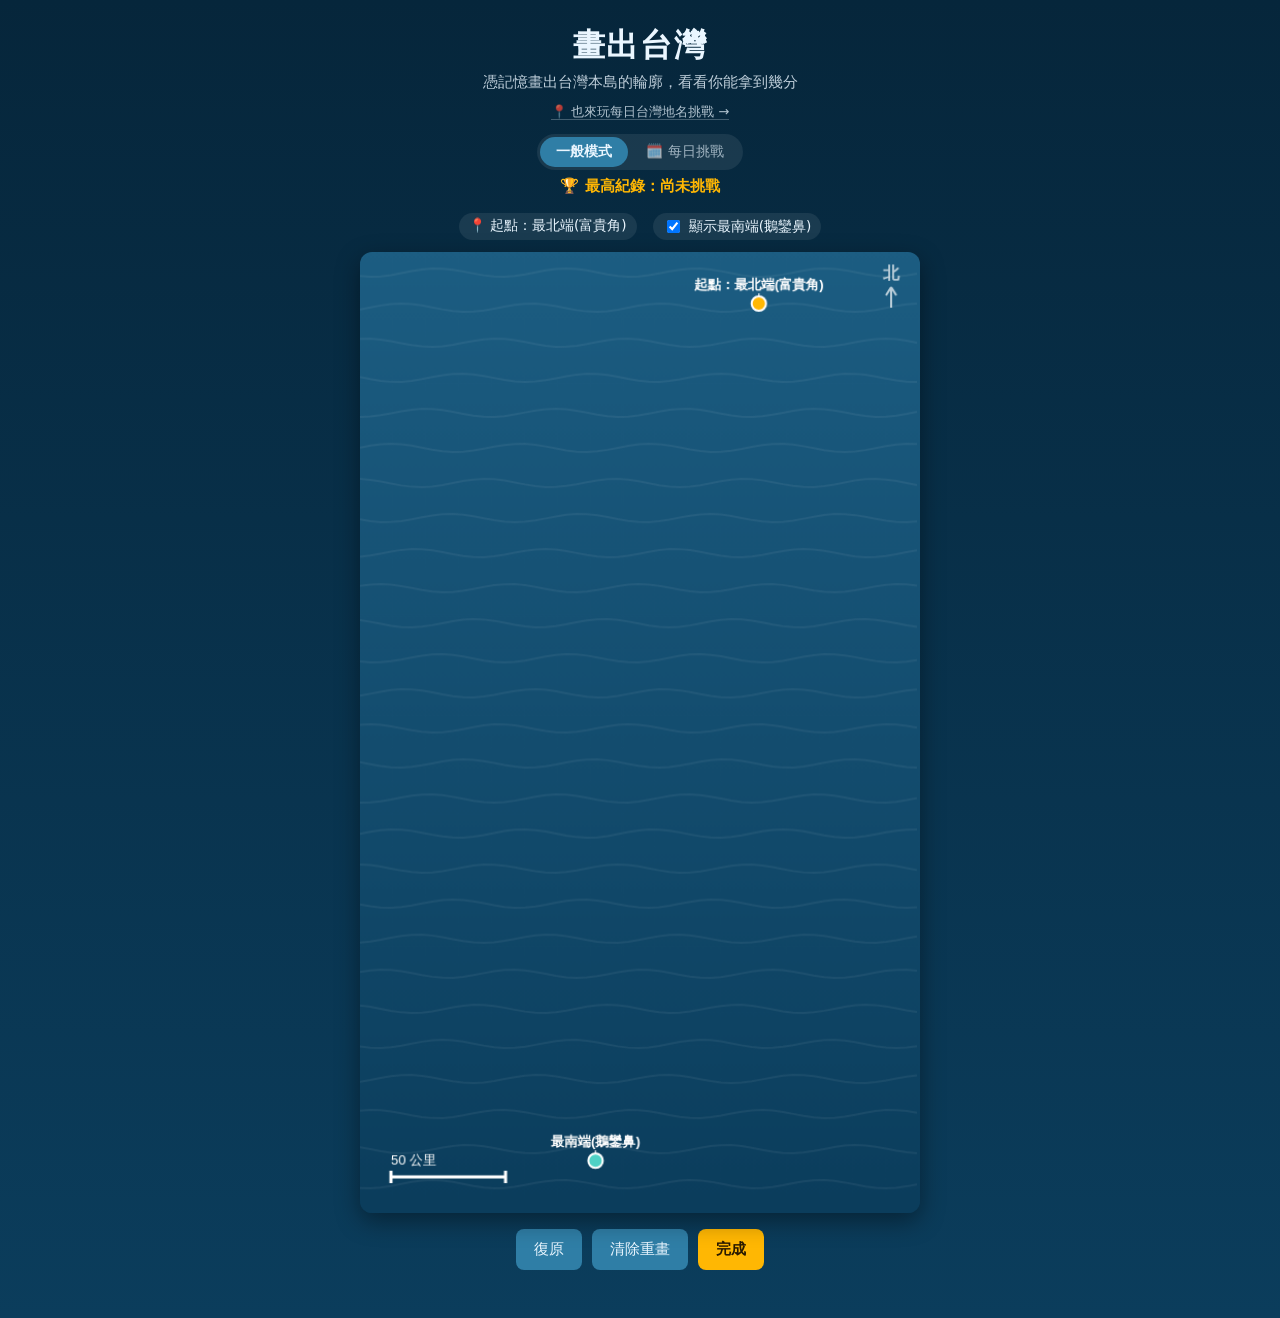
<file: index.html>
<!DOCTYPE html>
<html lang="zh-Hant">
<head>
<meta charset="UTF-8">
<meta name="viewport" content="width=device-width, initial-scale=1.0, maximum-scale=1.0, user-scalable=no, viewport-fit=cover">
<title>畫出台灣</title>
<link rel="icon" type="image/svg+xml" href="favicon.svg?v=1">
<!-- Bump ?v=N on style.css/shared.js/shared-outline.js/draw-data.js/
     records.js/game.js/favicon.svg whenever any of them change -- GitHub
     Pages' CDN + browsers cache these aggressively enough that without a
     cache-busting query string, a deploy can take a long time (or a manual
     hard-refresh) to actually reach a returning visitor, even though the
     new file is live on the server. -->
<link rel="stylesheet" href="style.css?v=22">
</head>
<body>
  <header>
    <h1>畫出台灣</h1>
    <p class="subtitle tagline">憑記憶畫出台灣本島的輪廓，看看你能拿到幾分</p>
    <p class="cross-link"><a href="placename/">📍 也來玩每日台灣地名挑戰 →</a></p>
    <div id="mode-toggle">
      <button id="mode-normal-btn" class="mode-btn" type="button">一般模式</button>
      <button id="mode-challenge-btn" class="mode-btn" type="button">🗓️ 每日挑戰</button>
    </div>
    <p id="best-score-line" class="subtitle">🏆 最高紀錄：尚未挑戰</p>
    <div id="challenge-tools" hidden>
      <button id="catchup-btn" type="button">📅 補玩錯過的挑戰</button>
      <button id="back-to-today-btn" type="button" hidden>↩️ 返回今天</button>
    </div>
    <div id="catchup-panel" hidden>
      <p class="catchup-panel-title">選擇想補玩的日期：</p>
      <div id="catchup-list"></div>
      <button id="catchup-close-btn" type="button">關閉</button>
    </div>
    <p id="challenge-desc" class="subtitle" hidden></p>
  </header>

  <main>
    <div id="hint-bar">
      <span id="start-hint" class="hint">📍 起點：最北端(富貴角)</span>
      <label id="south-toggle-label" class="hint toggle-hint">
        <input type="checkbox" id="south-marker-toggle" checked>
        顯示最南端(鵝鑾鼻)
      </label>
    </div>

    <div id="canvas-wrap">
      <canvas id="bg-canvas"></canvas>
      <canvas id="draw-canvas"></canvas>
      <canvas id="result-canvas"></canvas>
      <div id="rotate-hint" hidden>📱 今天的地圖偏橫向，建議把手機轉成橫向遊玩，畫布會大很多！</div>
    </div>

    <div id="controls">
      <button id="undo-btn" type="button">復原</button>
      <button id="clear-btn" type="button">清除重畫</button>
      <button id="finish-btn" type="button">完成</button>
      <button id="download-card-btn" type="button" hidden>下載成績卡片</button>
      <button id="retry-btn" type="button" hidden>再玩一次</button>
    </div>

    <div id="result-panel" hidden>
      <p class="scroll-hint">👆 上滑看地圖比對・👇 這裡是完整成績，可以上下滑動查看</p>
      <div id="new-record-badge" hidden>🎉 新紀錄！</div>
      <div id="score-grade"></div>
      <div id="score-number"></div>
      <p id="score-message"></p>

      <div id="score-breakdown">
        <div class="score-item">
          <span class="score-item-label">形狀相似度</span>
          <div class="score-bar"><div class="score-bar-fill" id="shape-bar"></div></div>
          <span class="score-item-value" id="shape-score-value">0%</span>
        </div>
        <div class="score-item">
          <span class="score-item-label">比例大小</span>
          <div class="score-bar"><div class="score-bar-fill" id="size-bar"></div></div>
          <span class="score-item-value" id="size-score-value">0%</span>
        </div>
        <div class="score-item">
          <span class="score-item-label">位置偏移</span>
          <div class="score-bar"><div class="score-bar-fill" id="position-bar"></div></div>
          <span class="score-item-value" id="position-score-value">0%</span>
        </div>
      </div>

      <div class="legend">
        <span><i class="swatch swatch-correct"></i>畫對的地方</span>
        <span><i class="swatch swatch-over"></i>你多畫的地方</span>
        <span><i class="swatch swatch-under"></i>你少畫的地方</span>
      </div>

      <div id="score-analysis"></div>
    </div>
  </main>

  <script src="shared-outline.js?v=22"></script>
  <script src="shared.js?v=23"></script>
  <script src="draw-data.js?v=22"></script>
  <script src="records.js?v=26"></script>
  <script src="game.js?v=26"></script>
</body>
</html>
</file>
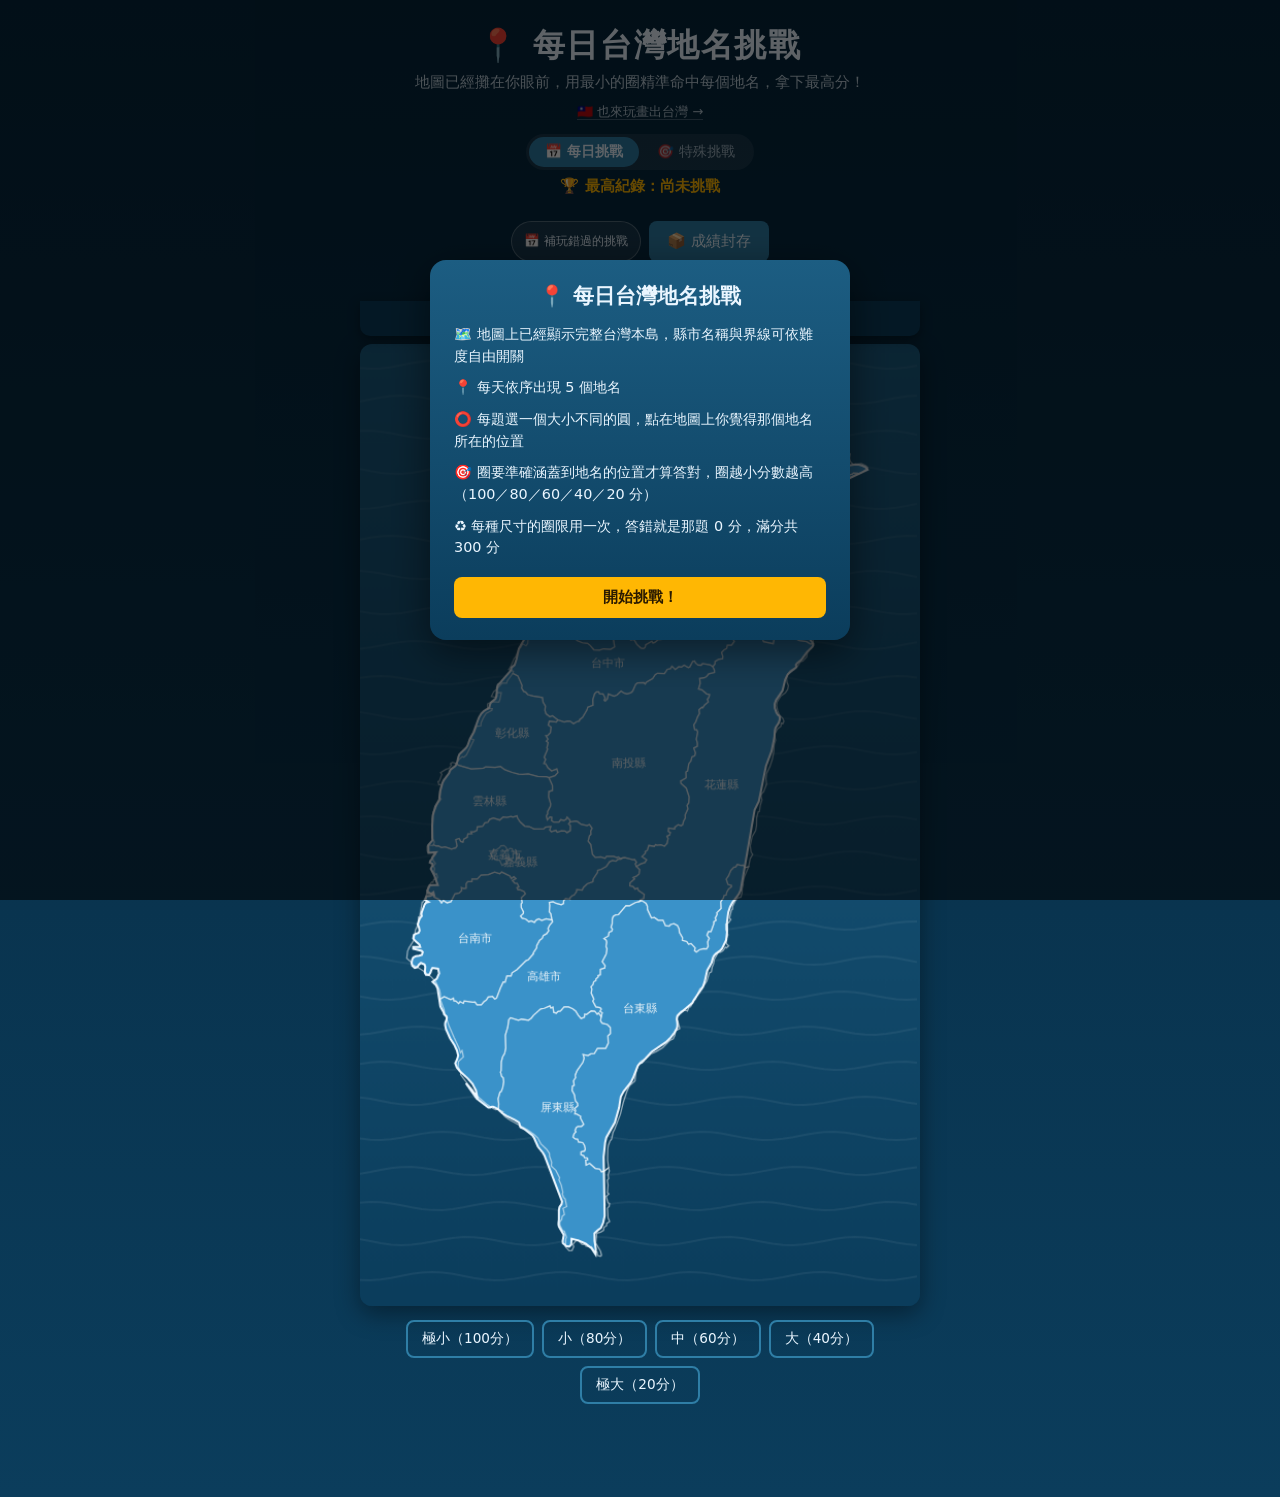
<file: placename/index.html>
<!DOCTYPE html>
<html lang="zh-Hant">
<head>
<meta charset="UTF-8">
<meta name="viewport" content="width=device-width, initial-scale=1.0, maximum-scale=1.0, user-scalable=no, viewport-fit=cover">
<title>每日台灣地名挑戰</title>
<link rel="icon" type="image/svg+xml" href="../favicon.svg?v=1">
<!-- Bump ?v=N on every asset reference below whenever any of them change --
     GitHub Pages' CDN + browsers cache these aggressively enough that
     without a cache-busting query string, a deploy can take a long time
     (or a manual hard-refresh) to actually reach a returning visitor, even
     though the new file is live on the server. Shares one version counter
     with the root page's own assets isn't necessary -- this page's files
     are independent, just bump whichever ones actually changed. -->
<link rel="stylesheet" href="../style.css?v=1">
<link rel="stylesheet" href="style.css?v=16">
</head>
<body>
  <header>
    <h1>📍 每日台灣地名挑戰</h1>
    <p class="subtitle tagline">地圖已經攤在你眼前，用最小的圈精準命中每個地名，拿下最高分！</p>
    <p class="cross-link"><a href="../">🇹🇼 也來玩畫出台灣 →</a></p>
    <div id="mode-toggle">
      <button id="mode-daily-btn" class="mode-btn active" type="button">📅 每日挑戰</button>
      <button id="mode-special-btn" class="mode-btn" type="button">🎯 特殊挑戰</button>
    </div>
    <p id="best-score-line" class="subtitle">🏆 最高紀錄：尚未挑戰</p>
  </header>

  <main>
    <div id="tools">
      <button id="catchup-btn" type="button">📅 補玩錯過的挑戰</button>
      <button id="archive-btn" type="button">📦 成績封存</button>
      <button id="back-to-today-btn" type="button" hidden>↩️ 返回今天</button>
      <button id="back-to-pool-list-btn" type="button" hidden>⬅️ 選擇題庫</button>
    </div>

    <div id="hint-bar">
      <label id="county-toggle-label" class="hint toggle-hint">
        <input type="checkbox" id="county-overlay-toggle" checked>
        顯示縣市名稱與界線
      </label>
      <button id="help-btn" class="hint" type="button" aria-label="怎麼玩？" title="怎麼玩？">❓</button>
    </div>

    <div id="progress-bar" hidden>
      <span id="progress-bar-text"></span>
    </div>

    <div id="catchup-panel" hidden>
      <p class="catchup-panel-title">選擇想補玩的日期：</p>
      <div id="catchup-list"></div>
      <button id="catchup-close-btn" type="button">關閉</button>
    </div>
    <div id="archive-panel" hidden>
      <p class="catchup-panel-title">選擇想回顧的成績：</p>
      <div id="archive-list"></div>
      <button id="archive-close-btn" type="button">關閉</button>
    </div>

    <div id="special-pool-picker" hidden>
      <p class="subtitle">🎯 選擇想挑戰的特殊題庫：</p>
      <p class="subtitle special-pool-intro">
        這裡的題目不是地名，而是謎題──例如「台灣最高的山」，你得先想出答案，再標出正確位置！
        每組 10 題，每種尺寸的圈可以用兩次，可以重複挑戰。
      </p>
      <div id="special-pool-list"></div>
    </div>

    <div id="tutorial-overlay" hidden>
      <div id="tutorial-modal">
        <h2>📍 每日台灣地名挑戰</h2>
        <ul>
          <li>🗺️ 地圖上已經顯示完整台灣本島，縣市名稱與界線可依難度自由開關</li>
          <li>📍 每天依序出現 5 個地名</li>
          <li>⭕ 每題選一個大小不同的圓，點在地圖上你覺得那個地名所在的位置</li>
          <li>🎯 圈要準確涵蓋到地名的位置才算答對，圈越小分數越高（100／80／60／40／20 分）</li>
          <li>♻️ 每種尺寸的圈限用一次，答錯就是那題 0 分，滿分共 300 分</li>
        </ul>
        <button id="tutorial-close-btn" type="button">開始挑戰！</button>
      </div>
    </div>

    <div id="canvas-wrap">
      <canvas id="bg-canvas"></canvas>
      <canvas id="draw-canvas"></canvas>
      <canvas id="result-canvas"></canvas>
    </div>

    <div id="action-dock">
      <div id="tier-picker"></div>
      <p id="feedback" class="subtitle"></p>

      <div id="controls">
        <button id="confirm-btn" type="button" hidden>確認位置</button>
        <button id="next-btn" type="button" hidden>下一題</button>
      </div>
    </div>

    <div id="result-panel" hidden>
      <div id="score-grade"></div>
      <div id="score-number"></div>
      <p id="score-message"></p>
      <div id="breakdown"></div>
      <div id="result-buttons">
        <button id="review-btn" type="button">🔍 複習地名位置</button>
        <button id="download-card-btn" type="button">下載成績卡片</button>
        <button id="retry-special-btn" type="button" hidden>🔁 再玩一次</button>
      </div>
    </div>

    <div id="review-controls" hidden>
      <p id="review-legend" class="subtitle">🟢 答對的地名　🔴 答錯的地名</p>
      <button id="review-toggle-label-btn" type="button" hidden>🔤 顯示題目</button>
      <button id="review-back-btn" type="button">↩️ 返回成績</button>
    </div>
  </main>

  <script src="../shared-outline.js?v=1"></script>
  <script src="../shared.js?v=2"></script>
  <script src="data.js?v=4"></script>
  <script src="special-data.js?v=6"></script>
  <script src="../records.js?v=5"></script>
  <script src="game.js?v=28"></script>
</body>
</html>
</file>
<file: style.css>
/* Shared base styles -- loaded by both this page and placename/index.html
   (as ../style.css there), which layers its own placename/style.css on
   top for anything placename-specific. Both pages reuse the exact same
   element IDs/classes wherever the visual pattern is identical (hint-bar,
   controls, catchup-panel/list/item, result-panel, score-grade/number/
   message, buttons), so a fix here fixes both at once; only genuinely
   different pieces live in each page's own stylesheet. */
:root {
  --ocean-deep: #0b3d5c;
  --ocean-mid: #1c5d82;
  --ocean-light: #2f7ea6;
  --ink: #eaf6ff;
  --accent: #ffb703;
  --player-color: #ff5252;
  --real-color: #2ecc71;
  --miss-color: #9b59b6;
  --panel-bg: rgba(255, 255, 255, 0.08);
}

* {
  box-sizing: border-box;
}

body {
  margin: 0;
  min-height: 100vh;
  min-height: 100dvh;
  background: linear-gradient(180deg, #06263b 0%, #0b3d5c 100%);
  color: var(--ink);
  font-family: "Noto Sans TC", "Microsoft JhengHei", system-ui, sans-serif;
  display: flex;
  flex-direction: column;
  align-items: center;
  padding: 24px 16px 48px;
}

header {
  text-align: center;
  margin-bottom: 16px;
}

h1 {
  margin: 0 0 4px;
  font-size: 2rem;
  letter-spacing: 0.05em;
}

.subtitle {
  margin: 0;
  opacity: 0.8;
  font-size: 0.95rem;
}

#best-score-line {
  margin-top: 6px;
  opacity: 1;
  color: var(--accent);
  font-weight: 600;
}

.cross-link {
  margin-top: 10px;
  font-size: 0.82rem;
}

.cross-link a {
  color: var(--ink);
  opacity: 0.75;
  text-decoration: none;
  border-bottom: 1px solid rgba(234, 246, 255, 0.35);
}

.cross-link a:hover {
  opacity: 1;
}

#mode-toggle {
  display: flex;
  justify-content: center;
  gap: 2px;
  margin: 10px auto 0;
  background: var(--panel-bg);
  border-radius: 999px;
  padding: 3px;
  width: fit-content;
}

.mode-btn {
  padding: 6px 16px;
  border-radius: 999px;
  border: none;
  background: transparent;
  color: var(--ink);
  font-size: 0.85rem;
  font-family: inherit;
  cursor: pointer;
  opacity: 0.65;
  transition: background 0.15s, opacity 0.15s;
}

.mode-btn.active {
  background: var(--ocean-light);
  opacity: 1;
  font-weight: 700;
}

#challenge-desc {
  margin-top: 6px;
  color: var(--accent);
  font-size: 0.85rem;
}

#challenge-tools {
  display: flex;
  justify-content: center;
  gap: 8px;
  margin-top: 8px;
}

/* Author `display` rules always beat the UA's default [hidden]{display:none}
   regardless of specificity/source order -- learned the hard way with
   .toggle-hint earlier, so every element here that's toggled via the
   `hidden` attribute (not just a class) needs this same override. */
#challenge-tools[hidden] {
  display: none;
}

#catchup-btn,
#back-to-today-btn {
  padding: 5px 12px;
  font-size: 0.78rem;
  border-radius: 999px;
  border: 1px solid rgba(255, 255, 255, 0.25);
  background: var(--panel-bg);
  color: var(--ink);
  cursor: pointer;
}

#catchup-btn:hover,
#back-to-today-btn:hover {
  background: rgba(255, 255, 255, 0.16);
}

#catchup-panel {
  width: 100%;
  max-width: 420px;
  margin: 10px auto 0;
  padding: 12px 14px;
  border-radius: 10px;
  background: var(--panel-bg);
  text-align: left;
}

.catchup-panel-title {
  margin: 0 0 8px;
  font-size: 0.82rem;
  opacity: 0.85;
}

#catchup-list {
  max-height: 260px;
  overflow-y: auto;
  display: flex;
  flex-direction: column;
  gap: 6px;
}

.catchup-item {
  display: grid;
  grid-template-columns: 56px 1fr auto;
  align-items: center;
  gap: 8px;
  width: 100%;
  padding: 7px 10px;
  border-radius: 8px;
  border: none;
  background: rgba(255, 255, 255, 0.06);
  color: var(--ink);
  font-family: inherit;
  font-size: 0.78rem;
  text-align: left;
  cursor: pointer;
}

.catchup-item:hover {
  background: rgba(255, 255, 255, 0.14);
}

.catchup-item.done {
  background: rgba(46, 204, 113, 0.14);
}

.catchup-item.done:hover {
  background: rgba(46, 204, 113, 0.24);
}

.catchup-date {
  font-weight: 700;
  opacity: 0.9;
}

.catchup-summary {
  opacity: 0.85;
  overflow: hidden;
  text-overflow: ellipsis;
  white-space: nowrap;
}

.catchup-status {
  opacity: 0.8;
  white-space: nowrap;
  font-size: 0.75rem;
}

#catchup-close-btn {
  margin-top: 10px;
  padding: 6px 16px;
  font-size: 0.8rem;
}

main {
  width: 100%;
  max-width: 560px;
  display: flex;
  flex-direction: column;
  align-items: center;
}

#hint-bar {
  display: flex;
  flex-wrap: wrap;
  gap: 8px 16px;
  justify-content: center;
  margin-bottom: 12px;
  font-size: 0.85rem;
}

/* Wasn't toggled via the `hidden` attribute until placename mode started
   hiding the whole bar at once (previously only individual children inside
   it were ever hidden) -- same [hidden]-vs-author-display-rule cascade bug
   as .toggle-hint/#challenge-tools before it. */
#hint-bar[hidden] {
  display: none;
}

.hint {
  background: var(--panel-bg);
  padding: 4px 10px;
  border-radius: 999px;
}

.toggle-hint {
  display: flex;
  align-items: center;
  gap: 6px;
  cursor: pointer;
  user-select: none;
}

.toggle-hint[hidden] {
  display: none;
}

.toggle-hint input {
  cursor: pointer;
}

#canvas-wrap {
  position: relative;
  width: 100%;
  border-radius: 12px;
  overflow: hidden;
  box-shadow: 0 8px 24px rgba(0, 0, 0, 0.4);
  touch-action: none;
  cursor: crosshair;
}

#canvas-wrap canvas {
  position: absolute;
  top: 0;
  left: 0;
  width: 100%;
  height: 100%;
  display: block;
}

#result-canvas {
  pointer-events: none;
}

/* Suggests rotating the phone when today's challenge map is landscape-
   shaped but the phone is held in portrait -- overlaid on the canvas
   (not in normal flow) so it doesn't eat into the height budget, and
   non-interactive so it never blocks drawing underneath it. */
#rotate-hint {
  position: absolute;
  top: 0;
  left: 0;
  right: 0;
  z-index: 5;
  padding: 8px 14px;
  background: rgba(0, 0, 0, 0.72);
  color: #ffffff;
  font-size: 0.78rem;
  text-align: center;
  pointer-events: none;
}

#controls {
  display: flex;
  gap: 10px;
  margin-top: 16px;
  flex-wrap: wrap;
  justify-content: center;
}

/* Same cascade bug as #hint-bar above -- placename mode is the first thing
   to ever hide this whole bar rather than just individual buttons in it. */
#controls[hidden] {
  display: none;
}

button {
  font-family: inherit;
  font-size: 0.95rem;
  padding: 10px 18px;
  border-radius: 8px;
  border: none;
  cursor: pointer;
  background: var(--ocean-light);
  color: var(--ink);
  transition: background 0.15s, transform 0.1s;
}

button:hover {
  background: #3a92bd;
}

button:active {
  transform: scale(0.97);
}

#finish-btn {
  background: var(--accent);
  color: #2a1a00;
  font-weight: 700;
}

#finish-btn:hover {
  background: #ffc733;
}

#retry-btn {
  background: var(--real-color);
  color: #06331a;
  font-weight: 700;
}

#download-card-btn {
  background: transparent;
  border: 2px solid var(--ocean-light);
  color: var(--ink);
}

#download-card-btn:hover {
  background: var(--ocean-light);
}

#result-panel {
  margin-top: 20px;
  padding: 18px 24px;
  border-radius: 12px;
  background: var(--panel-bg);
  text-align: center;
  width: 100%;
}

.scroll-hint {
  display: none;
  margin: 0 0 12px;
  font-size: 0.78rem;
  text-align: center;
  color: rgba(234, 246, 255, 0.75);
}

#new-record-badge {
  font-size: 1rem;
  font-weight: 700;
  color: var(--real-color);
  margin-bottom: 6px;
  animation: pop 0.4s ease;
}

@keyframes pop {
  0% { transform: scale(0.8); opacity: 0; }
  100% { transform: scale(1); opacity: 1; }
}

#score-grade {
  font-size: 3rem;
  font-weight: 800;
  color: var(--accent);
  line-height: 1;
}

#score-number {
  font-size: 1.3rem;
  margin-top: 4px;
  opacity: 0.9;
}

#score-message {
  margin: 10px 0 4px;
  opacity: 0.85;
}

#score-breakdown {
  margin: 14px 0 4px;
  display: flex;
  flex-direction: column;
  gap: 8px;
  text-align: left;
}

.score-item {
  display: grid;
  grid-template-columns: 84px 1fr 40px;
  align-items: center;
  gap: 10px;
  font-size: 0.85rem;
}

.score-item-label {
  opacity: 0.85;
  white-space: nowrap;
}

.score-bar {
  height: 8px;
  border-radius: 999px;
  background: rgba(255, 255, 255, 0.15);
  overflow: hidden;
}

.score-bar-fill {
  height: 100%;
  width: 0%;
  border-radius: 999px;
  background: linear-gradient(90deg, var(--ocean-light), var(--accent));
  transition: width 0.5s ease;
}

.score-item-value {
  text-align: right;
  font-variant-numeric: tabular-nums;
  opacity: 0.9;
}

.legend {
  display: flex;
  flex-wrap: wrap;
  gap: 8px 16px;
  justify-content: center;
  margin-top: 10px;
  font-size: 0.85rem;
}

.legend span {
  display: flex;
  align-items: center;
  gap: 6px;
}

.swatch {
  display: inline-block;
  width: 14px;
  height: 14px;
  border-radius: 3px;
}

.swatch-correct {
  background: var(--real-color);
}

.swatch-over {
  background: var(--player-color);
}

.swatch-under {
  background: var(--miss-color);
}

#score-analysis {
  margin-top: 14px;
  display: flex;
  flex-direction: column;
  gap: 8px;
  text-align: left;
}

.analysis-line {
  font-size: 0.85rem;
  line-height: 1.5;
  background: rgba(255, 255, 255, 0.06);
  border-radius: 8px;
  padding: 8px 12px;
}

/* Compact mobile layout: the goal is to fit the whole canvas in the
   viewport (no scrolling needed mid-draw, which is what causes stray
   strokes when a scroll gesture starts on the canvas instead of the
   page) and keep 完成/清除重畫 etc. always reachable via a bottom bar
   that's fixed regardless of scroll position or canvas height. */
@media (max-width: 640px) {
  body {
    padding: 10px 10px calc(78px + env(safe-area-inset-bottom, 0px));
  }

  .tagline {
    display: none;
  }

  header {
    margin-bottom: 8px;
  }

  h1 {
    font-size: 1.3rem;
    margin-bottom: 2px;
  }

  #best-score-line {
    margin-top: 2px;
    font-size: 0.78rem;
  }

  #hint-bar {
    gap: 4px 8px;
    margin-bottom: 8px;
    font-size: 0.72rem;
  }

  .hint {
    padding: 3px 8px;
  }

  /* Sized to fit within the height budget without ever distorting: width
     is the smaller of "100% of the container" and "the height budget
     scaled by the map's own aspect ratio" (--map-ratio, set in JS whenever
     the projection is (re)configured), then height is left to derive from
     width via aspect-ratio. A landscape-shaped daily-challenge map (after
     a ~90° rotation) still shrinks to fit, correctly proportioned, instead
     of being squashed by width and height fighting each other. */
  #canvas-wrap {
    width: min(100%, calc((100vh - 190px) * var(--map-ratio, 0.6)));
    width: min(100%, calc((100dvh - 190px) * var(--map-ratio, 0.6)));
    height: auto;
    min-height: 200px;
  }

  #controls {
    position: fixed;
    left: 0;
    right: 0;
    bottom: 0;
    margin: 0;
    gap: 8px;
    padding: 10px 10px calc(10px + env(safe-area-inset-bottom, 0px));
    background: rgba(6, 38, 59, 0.95);
    backdrop-filter: blur(6px);
    box-shadow: 0 -4px 16px rgba(0, 0, 0, 0.35);
    z-index: 10;
  }

  #controls button {
    padding: 9px 14px;
    font-size: 0.88rem;
  }

  .scroll-hint {
    display: block;
  }
}
</file>
<file: placename/style.css>
/* Placename-challenge-only additions, layered on top of ../style.css's
   shared base (hint-bar, controls, catchup-panel/list/item, result-panel,
   score-grade/number/message, buttons -- this page reuses those exact IDs
   so a fix to the shared file fixes both pages at once). */

/* Sticks to the viewport top once the header scrolls past it, showing the
   running "question N/M, score so far" summary -- or, once a round's
   done, the archived/finished "已完成挑戰" status (see game.js's
   updateProgressBar()/markQuestionDone()/showArchivedResult(), all of
   which write into #progress-bar-text). Deliberately its OWN bar,
   separate from ../style.css's #hint-bar (the county-overlay toggle +
   help button) which sits above it and is NOT sticky -- ordered
   #tools -> #hint-bar -> #progress-bar -> #canvas-wrap. Hidden in
   lockstep with #hint-bar (see enterDailyMode() etc. in game.js) --
   i.e. visible for the whole time a round/mode is active, only hidden
   entirely on the pool picker. width:100% so it stretches across
   `main`'s own centered column instead of shrinking to its text's width,
   the default for a sticky flex child. */
#progress-bar {
  position: sticky;
  top: 0;
  z-index: 20;
  width: 100%;
  display: flex;
  justify-content: center;
  padding: 8px 14px;
  margin-bottom: 8px;
  border-radius: 0 0 10px 10px;
  background: var(--ocean-deep);
  box-shadow: 0 4px 12px rgba(0, 0, 0, 0.35);
  font-weight: 700;
  font-size: 0.9rem;
}

#progress-bar[hidden] {
  display: none;
}

#help-btn {
  border: none;
  cursor: pointer;
  font-family: inherit;
}

/* ../style.css's #canvas-wrap sets touch-action: none for the draw
   challenge's own freehand-stroke dragging -- any touch-move while
   drawing there must NOT also scroll the page underneath it. This page
   only ever needs a single tap to place a circle (see the pointerdown
   handler in game.js), never a drag, so blocking every touch gesture on
   the canvas is unnecessarily restrictive here -- and now that the map
   fills most of the screen (see #canvas-wrap's own mobile sizing further
   below), most vertical swipes start on it, making the page nearly
   impossible to scroll. pan-y still lets a tap register immediately
   (pointerdown fires the instant a finger touches down, independent of
   touch-action) while letting a vertical swipe scroll the page normally. */
#canvas-wrap {
  touch-action: pan-y;
}

/* Same wrapper pattern as ../style.css's #challenge-tools (the draw
   challenge's own catch-up button row) -- a separate rule since this
   page names its own version #tools rather than reusing that exact ID. */
#tools {
  display: flex;
  justify-content: center;
  gap: 8px;
  margin-top: 8px;
  flex-wrap: wrap;
}

/* Mirrors ../style.css's #catchup-panel/#catchup-list/#catchup-close-btn
   (the draw challenge's catch-up picker) -- same look, separate rule since
   this is its own panel with its own ids. Its rows reuse the shared
   .catchup-item/.catchup-date/.catchup-summary/.catchup-status classes
   as-is, so only the panel/list/button containers need their own CSS. */
#archive-panel {
  width: 100%;
  max-width: 420px;
  margin: 10px auto 0;
  padding: 12px 14px;
  border-radius: 10px;
  background: var(--panel-bg);
}

#archive-list {
  max-height: 260px;
  overflow-y: auto;
  display: flex;
  flex-direction: column;
  gap: 6px;
}

#archive-close-btn {
  margin-top: 10px;
  padding: 6px 16px;
  font-size: 0.8rem;
}

#tutorial-overlay {
  position: fixed;
  inset: 0;
  z-index: 50;
  display: flex;
  align-items: center;
  justify-content: center;
  background: rgba(0, 0, 0, 0.6);
  padding: 20px;
}

#tutorial-overlay[hidden] {
  display: none;
}

#tutorial-modal {
  max-width: 420px;
  width: 100%;
  max-height: 85vh;
  overflow-y: auto;
  background: linear-gradient(180deg, #1c5d82 0%, #0b3d5c 100%);
  border-radius: 16px;
  padding: 22px 24px;
  box-shadow: 0 12px 40px rgba(0, 0, 0, 0.5);
  text-align: left;
}

#tutorial-modal h2 {
  margin: 0 0 14px;
  font-size: 1.3rem;
  text-align: center;
}

#tutorial-modal ul {
  margin: 0 0 18px;
  padding-left: 0;
  list-style: none;
  display: flex;
  flex-direction: column;
  gap: 10px;
}

#tutorial-modal li {
  font-size: 0.9rem;
  line-height: 1.5;
}

#tutorial-close-btn {
  display: block;
  width: 100%;
  background: var(--accent);
  color: #2a1a00;
  font-weight: 700;
}

#tier-picker {
  display: flex;
  flex-wrap: wrap;
  gap: 8px;
  justify-content: center;
  margin-top: 14px;
}

/* #tier-picker sets its own `display`, which otherwise beats the UA's
   default [hidden]{display:none} (author rules always win over UA rules
   of any specificity) -- without this override, setting .hidden = true
   on it from game.js would have no visual effect. */
#tier-picker[hidden] {
  display: none;
}

.tier-btn {
  position: relative; /* anchors .tier-count-badge (special mode's remaining-uses count) */
  padding: 8px 14px;
  border-radius: 8px;
  border: 2px solid var(--ocean-light);
  background: transparent;
  color: var(--ink);
  font-family: inherit;
  font-size: 0.85rem;
  cursor: pointer;
}

/* Special mode's "each size usable twice" -- a small corner badge instead
   of stuffing "×N" into the button label, so the label stays identical to
   daily mode's (which never has more than 1 use) rather than growing a
   third clause. */
.tier-count-badge {
  position: absolute;
  top: -8px;
  right: -8px;
  min-width: 18px;
  height: 18px;
  padding: 0 4px;
  border-radius: 999px;
  background: var(--accent);
  color: #2a1a00;
  font-size: 0.68rem;
  font-weight: 700;
  line-height: 18px;
  text-align: center;
}

.tier-btn.used .tier-count-badge {
  background: var(--ocean-light);
  color: var(--ink);
}

.tier-btn:hover:not(:disabled) {
  background: var(--ocean-light);
}

.tier-btn.selected {
  background: var(--accent);
  border-color: var(--accent);
  color: #2a1a00;
  font-weight: 700;
}

.tier-btn.used {
  opacity: 0.35;
  border-style: dashed;
  cursor: not-allowed;
}

/* The collapsed-state stand-in for the whole 5-button row (see
   buildTierChip() in game.js) -- a single wide chip instead of a normal-
   width pill, so it reads as "the one control now standing in for a
   whole row" rather than just a smaller version of the same button. */
.tier-chip {
  width: 100%;
  max-width: 320px;
  display: flex;
  align-items: center;
  justify-content: space-between;
  gap: 10px;
}

.tier-chip-change {
  font-size: 0.78rem;
  font-weight: 400;
  opacity: 0.85;
}

#feedback {
  margin-top: 10px;
  min-height: 1.2em;
  font-weight: 600;
  text-align: center;
}

#confirm-btn {
  background: var(--accent);
  color: #2a1a00;
  font-weight: 700;
}

#breakdown {
  margin: 14px 0;
  display: flex;
  flex-direction: column;
  gap: 8px;
  text-align: left;
}

/* Special-mode trivia footnote (see special-data.js's `note` field, and
   renderResults() in game.js) -- sits right under its own .analysis-line
   as a visually secondary aside: smaller, dimmer, and pulled up close via
   a negative top margin (undoes #breakdown's own gap for this one pair)
   so it reads as "attached to" that line rather than its own separate
   entry. */
.analysis-note {
  margin-top: -4px;
  padding: 0 12px;
  font-size: 0.78rem;
  line-height: 1.5;
  opacity: 0.75;
}

.analysis-note[hidden] {
  display: none;
}

/* .analysis-line becomes a row (text on the left, the 📖 toggle -- when
   that question has one -- pinned to the right) instead of plain block
   text, so the button reads as attached to its own line rather than
   just trailing text wrapping onto it. */
#breakdown .analysis-line {
  display: flex;
  align-items: center;
  justify-content: space-between;
  gap: 8px;
}

.note-toggle {
  flex-shrink: 0;
  padding: 2px 6px;
  border-radius: 6px;
  background: transparent;
  font-size: 1rem;
  line-height: 1;
  opacity: 0.7;
}

.note-toggle:hover {
  opacity: 1;
  background: rgba(255, 255, 255, 0.1);
}

#result-buttons {
  display: flex;
  gap: 10px;
  justify-content: center;
  flex-wrap: wrap;
  margin-top: 6px;
}

#review-btn {
  background: transparent;
  border: 2px solid var(--ocean-light);
  color: var(--ink);
}

#review-btn:hover {
  background: var(--ocean-light);
}

#review-controls {
  display: flex;
  flex-direction: column;
  align-items: center;
  gap: 8px;
  margin-top: 14px;
}

#review-controls[hidden] {
  display: none;
}

/* Special mode is freely replayable, unlike daily mode's one-shot days
   (which dropped its retry button entirely) -- distinct green "go again"
   treatment, same idea as the draw game's own #retry-btn. */
#retry-special-btn {
  background: var(--real-color);
  color: #06331a;
  font-weight: 700;
}

/* Mirrors #archive-panel above (same look, its own container) -- rows use
   a dedicated .special-pool-item class rather than .catchup-item since the
   content shape is different (title/description/meta, not a fixed grid of
   date/summary/status). */
#special-pool-picker {
  width: 100%;
  max-width: 420px;
  margin: 14px auto 0;
}

.special-pool-intro {
  margin-top: 4px;
  font-size: 0.8rem;
  line-height: 1.5;
  opacity: 0.8;
}

#special-pool-list {
  display: flex;
  flex-direction: column;
  gap: 10px;
  margin-top: 12px;
}

/* A plain card now (not itself a button -- see renderSpecialPoolList())
   holding two real buttons: play, and review the best attempt. */
.special-pool-item {
  display: flex;
  flex-direction: column;
  align-items: flex-start;
  gap: 4px;
  width: 100%;
  padding: 12px 16px;
  border-radius: 10px;
  background: var(--panel-bg);
  border: 2px solid transparent;
  text-align: left;
}

.special-pool-title {
  font-weight: 700;
  font-size: 1rem;
}

.special-pool-desc {
  font-size: 0.82rem;
  opacity: 0.85;
}

.special-pool-meta {
  font-size: 0.75rem;
  opacity: 0.7;
}

.special-pool-actions {
  display: flex;
  gap: 8px;
  width: 100%;
  margin-top: 6px;
}

.special-pool-play-btn {
  flex: 1;
  background: var(--accent);
  color: #2a1a00;
  font-weight: 700;
}

/* Same transparent/outlined look as #review-btn (the in-round "🔍 複習
   地名位置" button) -- both are secondary actions next to a primary one. */
.special-pool-review-btn {
  flex: 1;
  background: transparent;
  border: 2px solid var(--ocean-light);
  color: var(--ink);
}

.special-pool-review-btn:hover:not(:disabled) {
  background: var(--ocean-light);
}

/* Disabled whenever that pool has no best attempt saved to reconstruct
   yet (see renderSpecialPoolList()) -- same dashed/dimmed treatment as
   .tier-btn.used for "can't currently pick this." */
.special-pool-review-btn:disabled {
  opacity: 0.35;
  border-style: dashed;
  cursor: not-allowed;
}

/* Compact mobile layout: mirrors ../style.css's own #controls fixed-
   bottom treatment (see its "Compact mobile layout" comment) -- but here
   #tier-picker (circle-size buttons) and #feedback go along for the
   ride too, wrapped together in #action-dock, since picking a tier is
   the very first step of each question and #feedback shows the result
   right after answering; leaving either in normal flow would mean
   scrolling back up to them while confirm/next already floated. A plain
   flex column handles the stacking automatically -- no need to hand-
   compute each bar's height like a manually offset `bottom` would. */
@media (max-width: 640px) {
  #action-dock {
    position: fixed;
    left: 0;
    right: 0;
    bottom: 0;
    z-index: 10;
    display: flex;
    flex-direction: column;
    gap: 4px;
    padding: 8px 10px calc(8px + env(safe-area-inset-bottom, 0px));
    background: rgba(6, 38, 59, 0.95);
    backdrop-filter: blur(6px);
    box-shadow: 0 -4px 16px rgba(0, 0, 0, 0.35);
  }

  /* Hides the whole dock once there's nothing left in it to show (round
     finished, or a different screen entirely, e.g. the pool picker) --
     #tier-picker and #controls always toggle hidden together (see
     game.js), so checking one is enough. */
  #action-dock:has(> #tier-picker[hidden]) {
    display: none;
  }

  /* Sized off the full viewport height rather than ../style.css's own
     "-190px" (or a page-specific equivalent) -- on a narrow phone this
     page's tall, portrait-oriented map ends up WIDTH-bound anyway (100%
     of `main`'s own column, well under what the height budget alone would
     allow), so subtracting the header's height from that budget barely
     changes the map's own final size; it only shrinks how much of the
     page ends up genuinely scrollable, right when this page's own header
     stack (#tools/#hint-bar/#progress-bar on top of the usual header) is
     taller than the plain draw challenge's. Not enough scroll room means
     #progress-bar (sticky) never actually reaches the top before hitting
     the bottom of the page, so it visually never "floats" -- it just
     looks like a plain top bar. */
  #canvas-wrap {
    width: min(100%, calc(100vh * var(--map-ratio, 0.6)));
    width: min(100%, calc(100dvh * var(--map-ratio, 0.6)));
  }

  /* Extra bottom margin, on top of whatever height the map ends up with
     above, so the page has enough scroll room for #progress-bar to
     actually reach the top and stick there -- needs to be at least
     #progress-bar's own natural distance from the top of the page, i.e.
     roughly --above-h (real height of everything stacked above the map,
     JS-measured -- see updateAboveH() in game.js). Using --above-h itself
     as the margin overshoots that a bit (safety margin) rather than
     trying to hit it exactly.
     Only applied while a round's actually being played (#tier-picker
     visible) -- once it's hidden (round finished, or a different screen
     like the pool picker), the result panel (or whatever comes next)
     supplies its own real content below the map, so keeping this spacer
     would just leave a big empty gap between the map and the score card
     instead of one that scrolls into something. */
  main:has(#tier-picker:not([hidden])) #canvas-wrap {
    margin-bottom: var(--above-h, 220px);
  }

  #action-dock #tier-picker,
  #action-dock #feedback {
    margin: 0;
  }

  /* Neutralizes ../style.css's own fixed-bottom #controls override --
     #action-dock is already the fixed bar now, so #controls just needs
     to be a plain row inside it (higher specificity than that shared
     single-#id rule, so this wins regardless of load order). */
  #action-dock #controls {
    position: static;
    margin: 0;
    padding: 0;
    background: none;
    box-shadow: none;
  }
}
</file>
